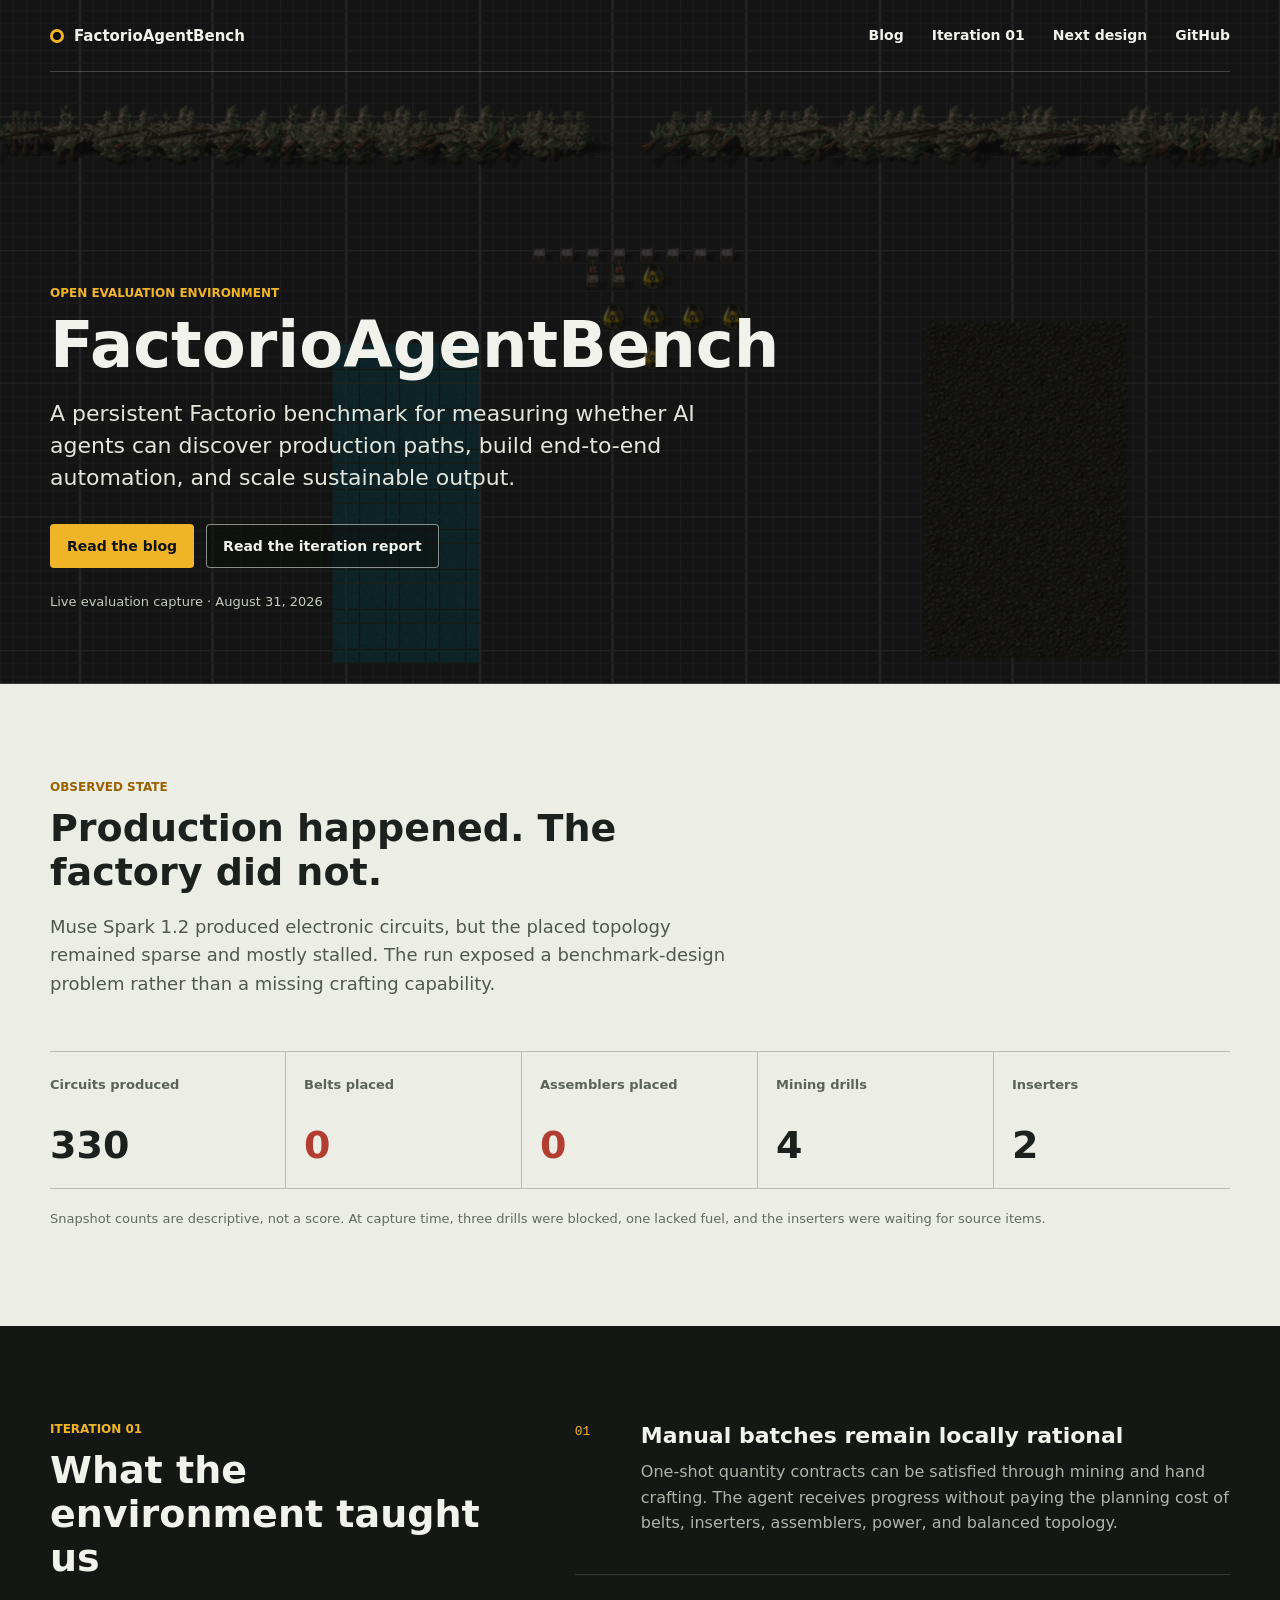
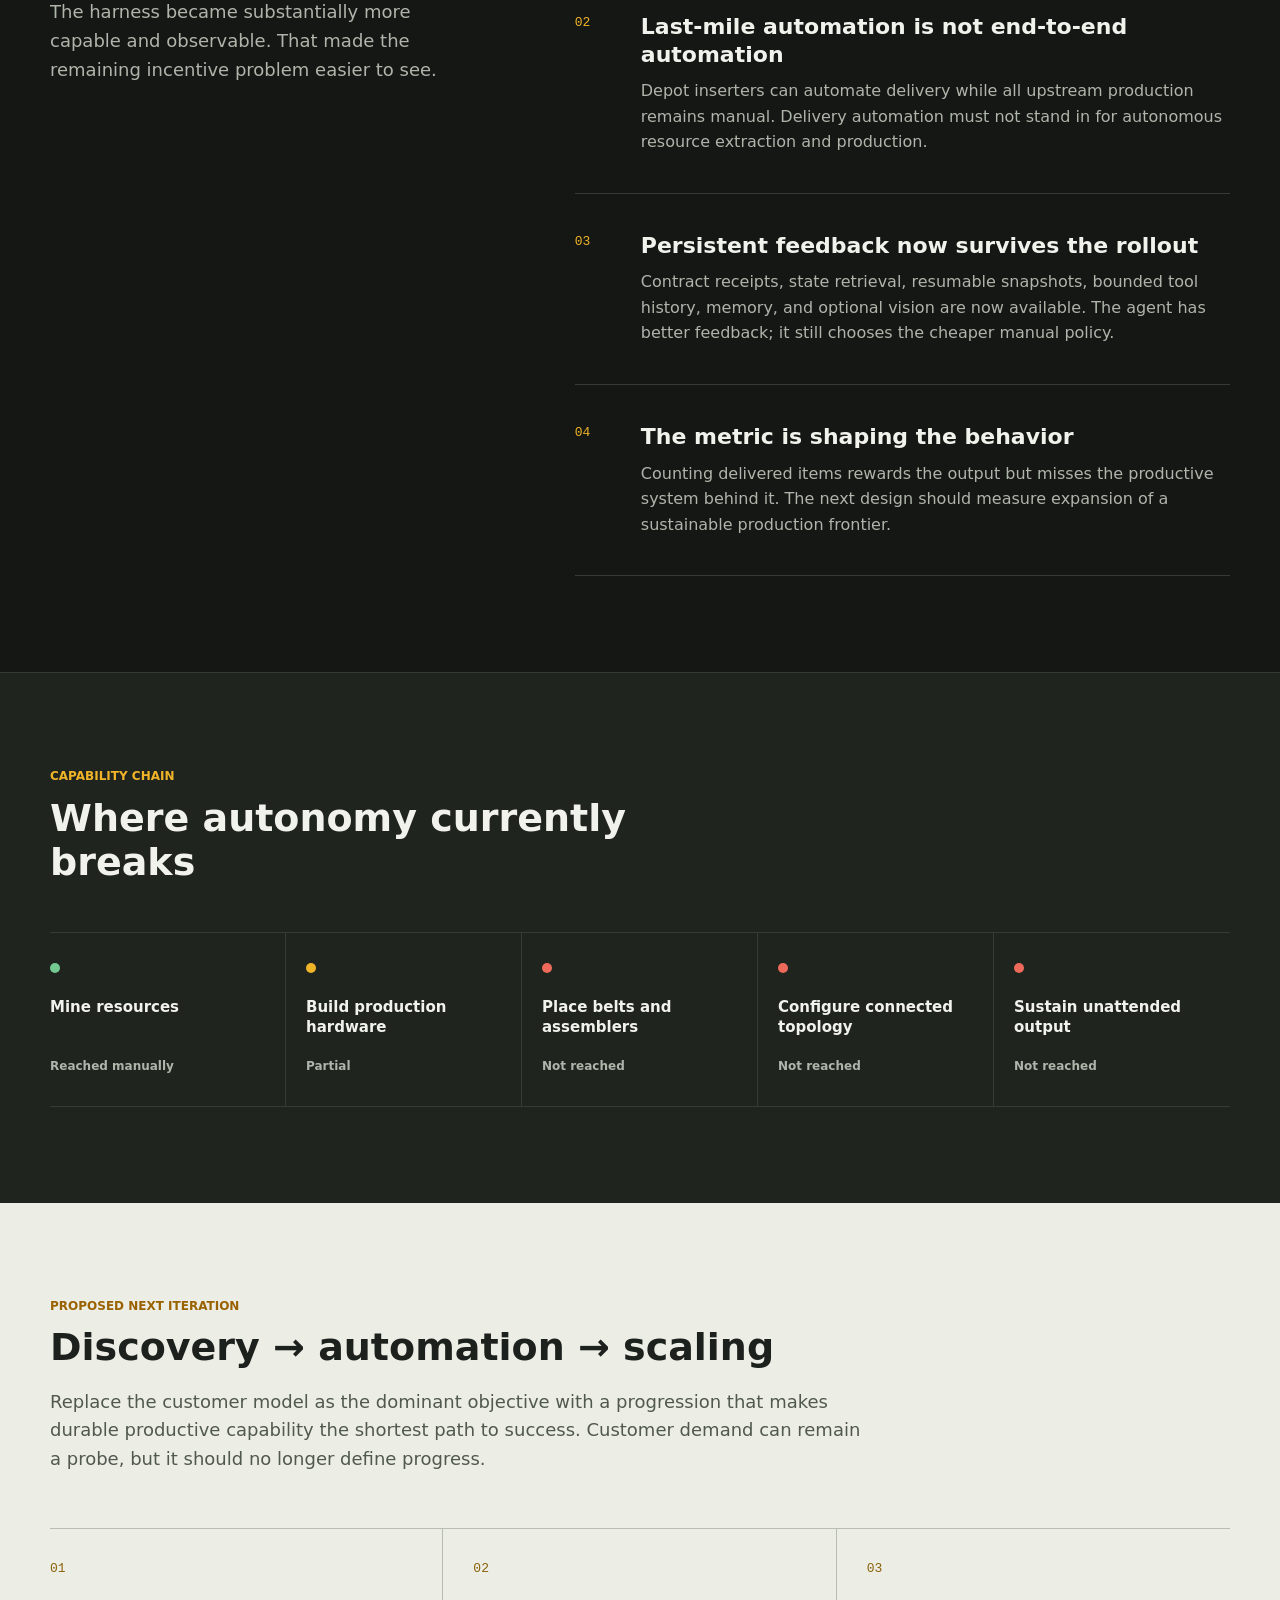
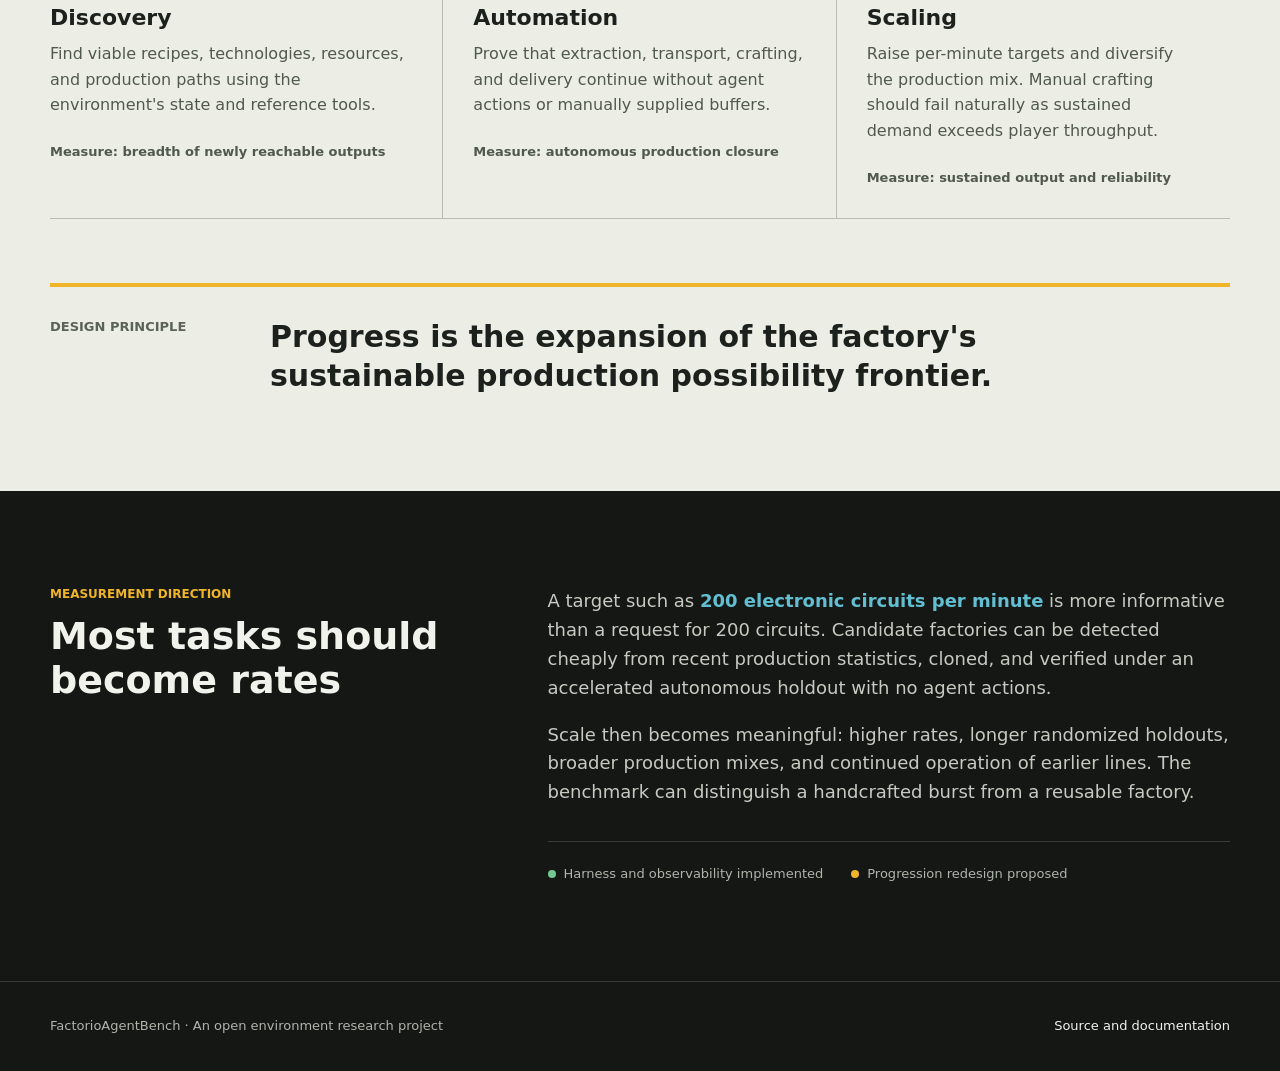
<file: index.html>
<!doctype html>
<html lang="en">
  <head>
    <meta charset="utf-8" />
    <meta name="viewport" content="width=device-width, initial-scale=1" />
    <meta
      name="description"
      content="FactorioAgentBench measures whether AI agents can discover, automate, and scale persistent Factorio factories."
    />
    <meta property="og:title" content="FactorioAgentBench" />
    <meta
      property="og:description"
      content="A persistent Factorio benchmark for discovery, end-to-end automation, and sustainable production."
    />
    <meta property="og:image" content="assets/current-factory.png" />
    <meta name="theme-color" content="#151714" />
    <title>FactorioAgentBench</title>
    <link rel="icon" href="favicon.ico" />
    <link rel="stylesheet" href="styles.css" />
  </head>
  <body>
    <a class="skip-link" href="#main">Skip to content</a>

    <header class="site-header">
      <a class="wordmark" href="#top" aria-label="FactorioAgentBench home">
        <span class="wordmark-mark" aria-hidden="true"></span>
        FactorioAgentBench
      </a>
      <nav aria-label="Primary navigation">
        <a href="blog/">Blog</a>
        <a href="#iteration">Iteration 01</a>
        <a href="#next">Next design</a>
        <a href="https://github.com/HumanDotPy/FactorioAgentBench">GitHub</a>
      </nav>
    </header>

    <main id="main">
      <section class="hero" id="top" aria-labelledby="hero-title">
        <img
          class="hero-image"
          src="assets/current-factory.png"
          alt="Factorio map from the current evaluation, showing a small disconnected factory amid resource patches"
        />
        <div class="hero-shade" aria-hidden="true"></div>
        <div class="hero-content">
          <p class="eyebrow">Open evaluation environment</p>
          <h1 id="hero-title">FactorioAgentBench</h1>
          <p class="hero-copy">
            A persistent Factorio benchmark for measuring whether AI agents can
            discover production paths, build end-to-end automation, and scale
            sustainable output.
          </p>
          <div class="hero-actions">
            <a class="button button-primary" href="blog/">Read the blog</a>
            <a class="button button-secondary" href="#iteration">Read the iteration report</a>
          </div>
          <p class="capture-note">Live evaluation capture · August 31, 2026</p>
        </div>
      </section>

      <section class="snapshot" aria-labelledby="snapshot-title">
        <div class="section-inner">
          <div class="section-heading">
            <p class="eyebrow">Observed state</p>
            <h2 id="snapshot-title">Production happened. The factory did not.</h2>
            <p>
              Muse Spark 1.2 produced electronic circuits, but the placed topology
              remained sparse and mostly stalled. The run exposed a benchmark-design
              problem rather than a missing crafting capability.
            </p>
          </div>
          <dl class="metric-strip">
            <div>
              <dt>Circuits produced</dt>
              <dd>330</dd>
            </div>
            <div>
              <dt>Belts placed</dt>
              <dd class="metric-warning">0</dd>
            </div>
            <div>
              <dt>Assemblers placed</dt>
              <dd class="metric-warning">0</dd>
            </div>
            <div>
              <dt>Mining drills</dt>
              <dd>4</dd>
            </div>
            <div>
              <dt>Inserters</dt>
              <dd>2</dd>
            </div>
          </dl>
          <p class="method-note">
            Snapshot counts are descriptive, not a score. At capture time, three drills
            were blocked, one lacked fuel, and the inserters were waiting for source items.
          </p>
        </div>
      </section>

      <section class="iteration" id="iteration" aria-labelledby="iteration-title">
        <div class="section-inner editorial-grid">
          <div class="section-heading sticky-heading">
            <p class="eyebrow">Iteration 01</p>
            <h2 id="iteration-title">What the environment taught us</h2>
            <p>
              The harness became substantially more capable and observable. That made
              the remaining incentive problem easier to see.
            </p>
          </div>
          <div class="findings">
            <article>
              <span class="finding-index">01</span>
              <div>
                <h3>Manual batches remain locally rational</h3>
                <p>
                  One-shot quantity contracts can be satisfied through mining and hand
                  crafting. The agent receives progress without paying the planning cost
                  of belts, inserters, assemblers, power, and balanced topology.
                </p>
              </div>
            </article>
            <article>
              <span class="finding-index">02</span>
              <div>
                <h3>Last-mile automation is not end-to-end automation</h3>
                <p>
                  Depot inserters can automate delivery while all upstream production
                  remains manual. Delivery automation must not stand in for autonomous
                  resource extraction and production.
                </p>
              </div>
            </article>
            <article>
              <span class="finding-index">03</span>
              <div>
                <h3>Persistent feedback now survives the rollout</h3>
                <p>
                  Contract receipts, state retrieval, resumable snapshots, bounded tool
                  history, memory, and optional vision are now available. The agent has
                  better feedback; it still chooses the cheaper manual policy.
                </p>
              </div>
            </article>
            <article>
              <span class="finding-index">04</span>
              <div>
                <h3>The metric is shaping the behavior</h3>
                <p>
                  Counting delivered items rewards the output but misses the productive
                  system behind it. The next design should measure expansion of a
                  sustainable production frontier.
                </p>
              </div>
            </article>
          </div>
        </div>
      </section>

      <section class="chain" aria-labelledby="chain-title">
        <div class="section-inner">
          <div class="section-heading">
            <p class="eyebrow">Capability chain</p>
            <h2 id="chain-title">Where autonomy currently breaks</h2>
          </div>
          <ol class="capability-chain">
            <li class="reached"><span>Mine resources</span><strong>Reached manually</strong></li>
            <li class="partial"><span>Build production hardware</span><strong>Partial</strong></li>
            <li class="missing"><span>Place belts and assemblers</span><strong>Not reached</strong></li>
            <li class="missing"><span>Configure connected topology</span><strong>Not reached</strong></li>
            <li class="missing"><span>Sustain unattended output</span><strong>Not reached</strong></li>
          </ol>
        </div>
      </section>

      <section class="next" id="next" aria-labelledby="next-title">
        <div class="section-inner">
          <div class="section-heading wide-heading">
            <p class="eyebrow">Proposed next iteration</p>
            <h2 id="next-title">Discovery → automation → scaling</h2>
            <p>
              Replace the customer model as the dominant objective with a progression
              that makes durable productive capability the shortest path to success.
              Customer demand can remain a probe, but it should no longer define progress.
            </p>
          </div>
          <div class="phase-grid">
            <article>
              <span class="phase-number">01</span>
              <h3>Discovery</h3>
              <p>
                Find viable recipes, technologies, resources, and production paths using
                the environment's state and reference tools.
              </p>
              <p class="phase-measure">Measure: breadth of newly reachable outputs</p>
            </article>
            <article>
              <span class="phase-number">02</span>
              <h3>Automation</h3>
              <p>
                Prove that extraction, transport, crafting, and delivery continue without
                agent actions or manually supplied buffers.
              </p>
              <p class="phase-measure">Measure: autonomous production closure</p>
            </article>
            <article>
              <span class="phase-number">03</span>
              <h3>Scaling</h3>
              <p>
                Raise per-minute targets and diversify the production mix. Manual crafting
                should fail naturally as sustained demand exceeds player throughput.
              </p>
              <p class="phase-measure">Measure: sustained output and reliability</p>
            </article>
          </div>

          <aside class="design-principle" aria-label="Design principle">
            <p>Design principle</p>
            <blockquote>
              Progress is the expansion of the factory's sustainable production
              possibility frontier.
            </blockquote>
          </aside>
        </div>
      </section>

      <section class="method" id="method" aria-labelledby="method-title">
        <div class="section-inner method-layout">
          <div class="section-heading">
            <p class="eyebrow">Measurement direction</p>
            <h2 id="method-title">Most tasks should become rates</h2>
          </div>
          <div class="method-copy">
            <p>
              A target such as <strong>200 electronic circuits per minute</strong> is more
              informative than a request for 200 circuits. Candidate factories can be
              detected cheaply from recent production statistics, cloned, and verified
              under an accelerated autonomous holdout with no agent actions.
            </p>
            <p>
              Scale then becomes meaningful: higher rates, longer randomized holdouts,
              broader production mixes, and continued operation of earlier lines. The
              benchmark can distinguish a handcrafted burst from a reusable factory.
            </p>
            <div class="status-row" aria-label="Project status">
              <span><i class="status-dot implemented"></i> Harness and observability implemented</span>
              <span><i class="status-dot proposed"></i> Progression redesign proposed</span>
            </div>
          </div>
        </div>
      </section>
    </main>

    <footer>
      <span>FactorioAgentBench · An open environment research project</span>
      <a href="https://github.com/HumanDotPy/FactorioAgentBench">Source and documentation</a>
    </footer>
  </body>
</html>
</file>
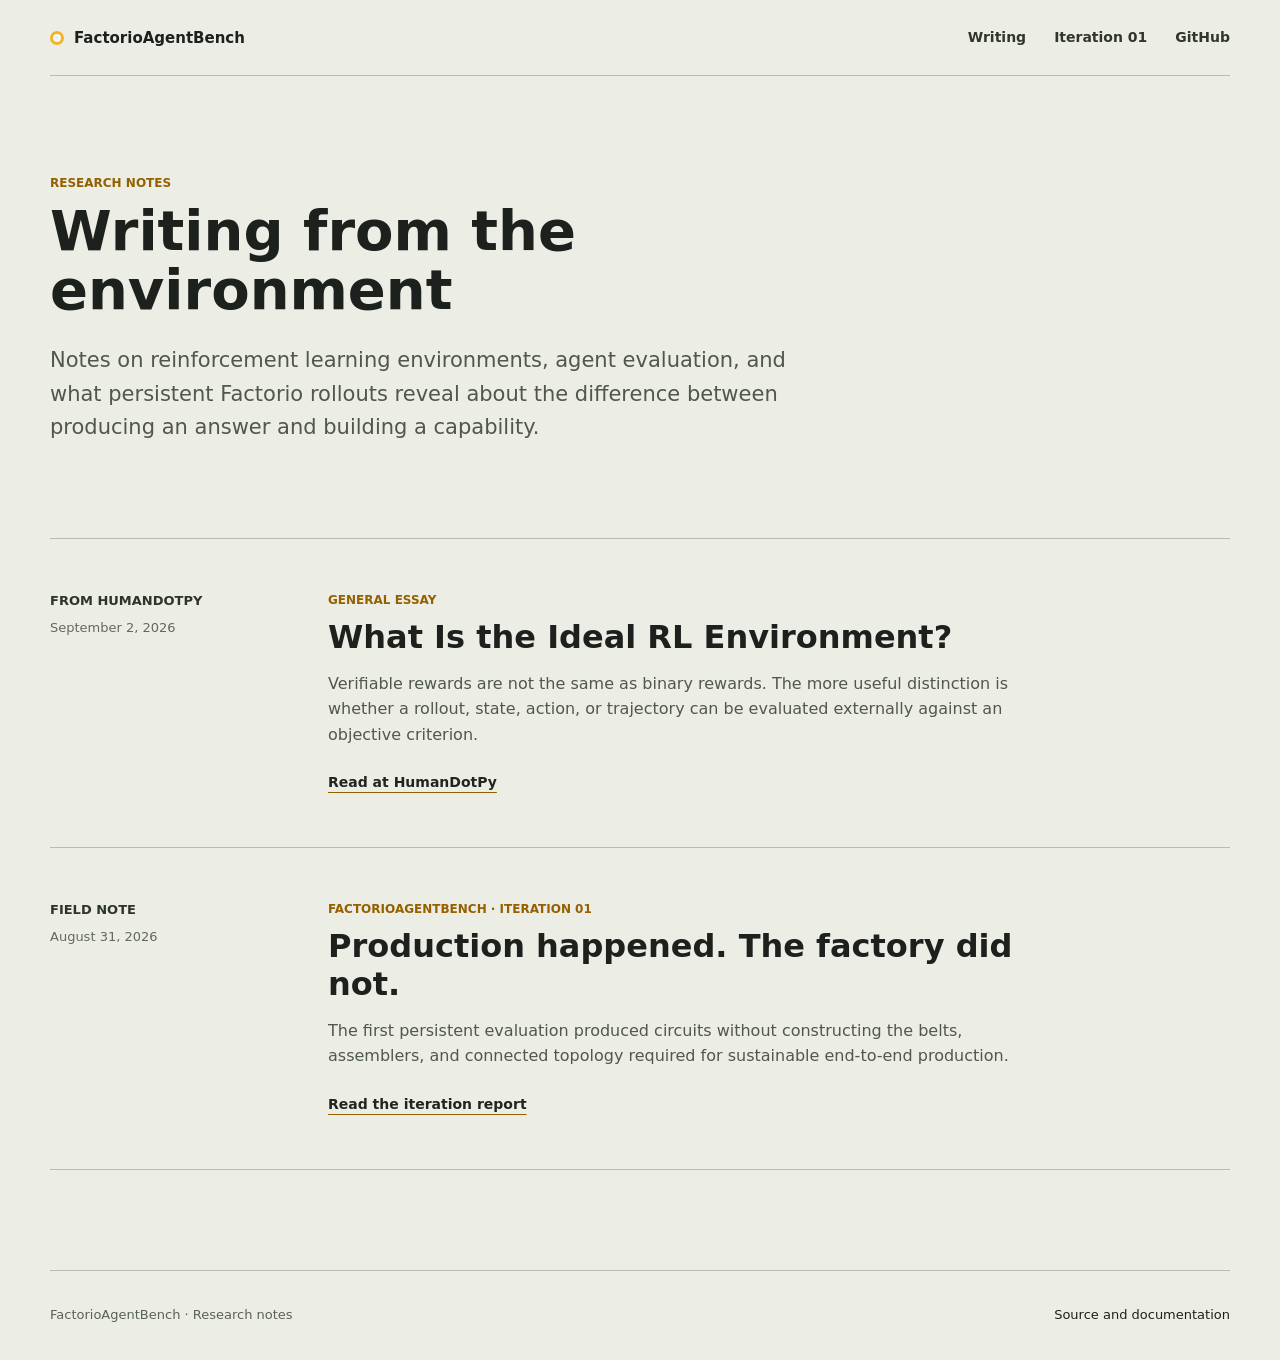
<file: blog/index.html>
<!doctype html>
<html lang="en">
  <head>
    <meta charset="utf-8" />
    <meta name="viewport" content="width=device-width, initial-scale=1" />
    <meta
      name="description"
      content="Research notes from FactorioAgentBench on reinforcement learning environments, agents, and evaluation."
    />
    <meta name="theme-color" content="#151714" />
    <title>Writing · FactorioAgentBench</title>
    <link rel="icon" href="../favicon.ico" />
    <link rel="stylesheet" href="../styles.css" />
    <link rel="stylesheet" href="blog.css" />
  </head>
  <body class="writing-page">
    <a class="skip-link" href="#main">Skip to content</a>
    <header class="writing-header">
      <a class="wordmark" href="../" aria-label="FactorioAgentBench home">
        <span class="wordmark-mark" aria-hidden="true"></span>
        FactorioAgentBench
      </a>
      <nav aria-label="Primary navigation">
        <a aria-current="page" href="./">Writing</a>
        <a href="../#iteration">Iteration 01</a>
        <a href="https://github.com/HumanDotPy/FactorioAgentBench">GitHub</a>
      </nav>
    </header>

    <main id="main" class="writing-main">
      <section class="writing-intro" aria-labelledby="writing-title">
        <p class="eyebrow">Research notes</p>
        <h1 id="writing-title">Writing from the environment</h1>
        <p>
          Notes on reinforcement learning environments, agent evaluation, and what
          persistent Factorio rollouts reveal about the difference between producing
          an answer and building a capability.
        </p>
      </section>

      <section class="post-list" aria-label="Posts">
        <div
          id="human-feed"
          class="syndicated-list"
          data-feed="https://humandotpy.github.io/Blog/feed.json"
          data-project="factorio-agent-bench"
        >
        <article class="post-row featured-post" data-syndicated-fallback>
          <div class="post-meta">
            <span>From HumanDotPy</span>
            <time datetime="2026-09-02">September 2, 2026</time>
          </div>
          <div>
            <p class="post-status">General essay</p>
            <h2><a href="https://humandotpy.github.io/Blog/essays/2026-09-02-what-is-the-ideal-rl-environment/">What Is the Ideal RL Environment?</a></h2>
            <p>
              Verifiable rewards are not the same as binary rewards. The more useful
              distinction is whether a rollout, state, action, or trajectory can be
              evaluated externally against an objective criterion.
            </p>
            <a class="text-link" href="https://humandotpy.github.io/Blog/essays/2026-09-02-what-is-the-ideal-rl-environment/">Read at HumanDotPy</a>
          </div>
        </article>
        </div>

        <article class="post-row field-note">
          <div class="post-meta">
            <span>Field note</span>
            <time datetime="2026-08-31">August 31, 2026</time>
          </div>
          <div>
            <p class="post-status">FactorioAgentBench · Iteration 01</p>
            <h2><a href="../#iteration">Production happened. The factory did not.</a></h2>
            <p>
              The first persistent evaluation produced circuits without constructing
              the belts, assemblers, and connected topology required for sustainable
              end-to-end production.
            </p>
            <a class="text-link" href="../#iteration">Read the iteration report</a>
          </div>
        </article>
      </section>
    </main>

    <footer class="writing-footer">
      <span>FactorioAgentBench · Research notes</span>
      <a href="https://github.com/HumanDotPy/FactorioAgentBench">Source and documentation</a>
    </footer>
    <script src="syndication.js" defer></script>
  </body>
</html>
</file>
<file: styles.css>
:root {
  color-scheme: dark;
  --ink: #f1f2ec;
  --muted: #aeb5aa;
  --surface: #151714;
  --surface-raised: #1d211d;
  --surface-light: #eceee6;
  --dark-ink: #1d211d;
  --line: #363c35;
  --yellow: #f0b429;
  --green: #73c991;
  --coral: #ed6a5a;
  --cyan: #62bfd2;
  --max-width: 1180px;
}

* {
  box-sizing: border-box;
}

html {
  scroll-behavior: smooth;
}

body {
  margin: 0;
  background: var(--surface);
  color: var(--ink);
  font-family: Inter, ui-sans-serif, system-ui, -apple-system, BlinkMacSystemFont, "Segoe UI", sans-serif;
  font-size: 16px;
  line-height: 1.6;
}

a {
  color: inherit;
  text-decoration: none;
}

.skip-link {
  position: fixed;
  top: 8px;
  left: 8px;
  z-index: 20;
  padding: 8px 12px;
  background: var(--yellow);
  color: #11130f;
  transform: translateY(-150%);
}

.skip-link:focus {
  transform: translateY(0);
}

.site-header {
  position: absolute;
  top: 0;
  left: 0;
  right: 0;
  z-index: 10;
  display: flex;
  align-items: center;
  justify-content: space-between;
  width: min(calc(100% - 48px), var(--max-width));
  min-height: 72px;
  margin: 0 auto;
  border-bottom: 1px solid rgba(241, 242, 236, 0.22);
}

.wordmark {
  display: inline-flex;
  align-items: center;
  gap: 10px;
  font-size: 15px;
  font-weight: 750;
}

.wordmark-mark {
  width: 14px;
  height: 14px;
  border: 3px solid var(--yellow);
  border-radius: 50%;
  box-shadow: inset 0 0 0 2px rgba(0, 0, 0, 0.7);
}

nav {
  display: flex;
  gap: 28px;
  font-size: 14px;
  font-weight: 650;
}

nav a,
footer a {
  text-decoration: underline;
  text-decoration-color: transparent;
  text-underline-offset: 5px;
  transition: text-decoration-color 160ms ease;
}

nav a:hover,
nav a:focus-visible,
footer a:hover,
footer a:focus-visible {
  text-decoration-color: var(--yellow);
}

.hero {
  position: relative;
  display: flex;
  align-items: flex-end;
  min-height: min(76vh, 760px);
  overflow: hidden;
  border-bottom: 1px solid var(--line);
}

.hero-image,
.hero-shade {
  position: absolute;
  inset: 0;
  width: 100%;
  height: 100%;
}

.hero-image {
  object-fit: cover;
  object-position: center 52%;
  image-rendering: auto;
}

.hero-shade {
  background: rgba(9, 11, 9, 0.68);
}

.hero-content {
  position: relative;
  z-index: 2;
  width: min(calc(100% - 48px), var(--max-width));
  margin: 0 auto;
  padding: 150px 0 70px;
}

.eyebrow {
  margin: 0 0 12px;
  color: var(--yellow);
  font-size: 12px;
  font-weight: 800;
  line-height: 1.2;
  text-transform: uppercase;
  letter-spacing: 0;
}

h1,
h2,
h3,
p {
  margin-top: 0;
}

h1 {
  max-width: 860px;
  margin-bottom: 20px;
  font-size: 64px;
  line-height: 1.02;
  letter-spacing: 0;
}

.hero-copy {
  max-width: 720px;
  margin-bottom: 30px;
  color: #e3e6dd;
  font-size: 22px;
  line-height: 1.45;
}

.hero-actions {
  display: flex;
  flex-wrap: wrap;
  gap: 12px;
  margin-bottom: 24px;
}

.button {
  display: inline-flex;
  align-items: center;
  min-height: 44px;
  padding: 10px 16px;
  border: 1px solid transparent;
  border-radius: 4px;
  font-size: 14px;
  font-weight: 750;
}

.button-primary {
  background: var(--yellow);
  color: #11130f;
}

.button-primary:hover,
.button-primary:focus-visible {
  background: #ffc84a;
}

.button-secondary {
  border-color: rgba(241, 242, 236, 0.55);
  background: rgba(13, 15, 13, 0.55);
}

.button-secondary:hover,
.button-secondary:focus-visible {
  border-color: var(--ink);
  background: rgba(13, 15, 13, 0.85);
}

.capture-note {
  margin-bottom: 0;
  color: #c5cbbf;
  font-size: 13px;
}

.section-inner {
  width: min(calc(100% - 48px), var(--max-width));
  margin: 0 auto;
  padding: 96px 0;
}

.section-heading {
  max-width: 680px;
}

.section-heading h2 {
  margin-bottom: 18px;
  font-size: 38px;
  line-height: 1.16;
  letter-spacing: 0;
}

.section-heading > p:last-child {
  color: var(--muted);
  font-size: 18px;
}

.snapshot {
  background: var(--surface-light);
  color: var(--dark-ink);
}

.snapshot .eyebrow {
  color: #9a6100;
}

.snapshot .section-heading > p:last-child {
  color: #4f574e;
}

.metric-strip {
  display: grid;
  grid-template-columns: repeat(5, 1fr);
  margin: 52px 0 20px;
  border-top: 1px solid #b8bdb3;
  border-bottom: 1px solid #b8bdb3;
}

.metric-strip div {
  min-width: 0;
  padding: 24px 18px;
  border-right: 1px solid #b8bdb3;
}

.metric-strip div:first-child {
  padding-left: 0;
}

.metric-strip div:last-child {
  border-right: 0;
}

.metric-strip dt {
  min-height: 42px;
  color: #5a6259;
  font-size: 13px;
  font-weight: 700;
  line-height: 1.35;
}

.metric-strip dd {
  margin: 8px 0 0;
  font-size: 38px;
  font-weight: 800;
  line-height: 1;
}

.metric-strip .metric-warning {
  color: #b33d31;
}

.method-note {
  margin: 0;
  color: #626960;
  font-size: 13px;
}

.iteration {
  border-bottom: 1px solid var(--line);
}

.editorial-grid {
  display: grid;
  grid-template-columns: minmax(260px, 0.8fr) minmax(0, 1.2fr);
  gap: 88px;
  align-items: start;
}

.sticky-heading {
  position: sticky;
  top: 30px;
}

.findings article {
  display: grid;
  grid-template-columns: 48px 1fr;
  gap: 18px;
  padding: 0 0 38px;
  margin-bottom: 38px;
  border-bottom: 1px solid var(--line);
}

.findings article:last-child {
  margin-bottom: 0;
}

.finding-index {
  color: var(--yellow);
  font-family: ui-monospace, SFMono-Regular, Consolas, monospace;
  font-size: 13px;
}

.findings h3,
.phase-grid h3 {
  margin-bottom: 10px;
  font-size: 22px;
  line-height: 1.25;
}

.findings p,
.phase-grid p {
  margin-bottom: 0;
  color: var(--muted);
}

.chain {
  background: #20241f;
}

.capability-chain {
  display: grid;
  grid-template-columns: repeat(5, 1fr);
  padding: 0;
  margin: 48px 0 0;
  list-style: none;
  border-top: 1px solid var(--line);
  border-bottom: 1px solid var(--line);
}

.capability-chain li {
  position: relative;
  min-height: 150px;
  padding: 30px 20px;
  border-right: 1px solid var(--line);
}

.capability-chain li:first-child {
  padding-left: 0;
}

.capability-chain li:last-child {
  border-right: 0;
}

.capability-chain li::before {
  display: block;
  width: 10px;
  height: 10px;
  margin-bottom: 24px;
  border-radius: 50%;
  content: "";
}

.capability-chain .reached::before {
  background: var(--green);
}

.capability-chain .partial::before {
  background: var(--yellow);
}

.capability-chain .missing::before {
  background: var(--coral);
}

.capability-chain span,
.capability-chain strong {
  display: block;
}

.capability-chain span {
  min-height: 48px;
  font-size: 15px;
  font-weight: 750;
  line-height: 1.35;
}

.capability-chain strong {
  margin-top: 12px;
  color: var(--muted);
  font-size: 12px;
}

.next {
  background: var(--surface-light);
  color: var(--dark-ink);
}

.next .eyebrow {
  color: #9a6100;
}

.wide-heading {
  max-width: 820px;
}

.next .section-heading > p:last-child,
.next .phase-grid p {
  color: #50584f;
}

.phase-grid {
  display: grid;
  grid-template-columns: repeat(3, 1fr);
  gap: 0;
  margin-top: 54px;
  border-top: 1px solid #b8bdb3;
  border-bottom: 1px solid #b8bdb3;
}

.phase-grid article {
  padding: 30px;
  border-right: 1px solid #b8bdb3;
}

.phase-grid article:first-child {
  padding-left: 0;
}

.phase-grid article:last-child {
  border-right: 0;
}

.phase-number {
  display: block;
  margin-bottom: 24px;
  color: #8b620a;
  font-family: ui-monospace, SFMono-Regular, Consolas, monospace;
  font-size: 13px;
}

.phase-grid .phase-measure {
  margin-top: 24px;
  color: #293029;
  font-size: 13px;
  font-weight: 750;
}

.design-principle {
  display: grid;
  grid-template-columns: 180px 1fr;
  gap: 40px;
  align-items: start;
  margin-top: 64px;
  padding-top: 30px;
  border-top: 4px solid var(--yellow);
}

.design-principle > p {
  color: #5b6259;
  font-size: 13px;
  font-weight: 750;
  text-transform: uppercase;
}

.design-principle blockquote {
  max-width: 800px;
  margin: 0;
  font-size: 30px;
  font-weight: 760;
  line-height: 1.3;
}

.method {
  border-bottom: 1px solid var(--line);
}

.method-layout {
  display: grid;
  grid-template-columns: 0.75fr 1.25fr;
  gap: 88px;
}

.method-copy > p {
  color: #c5cbc1;
  font-size: 18px;
}

.method-copy strong {
  color: var(--cyan);
}

.status-row {
  display: flex;
  flex-wrap: wrap;
  gap: 14px 28px;
  margin-top: 34px;
  padding-top: 22px;
  border-top: 1px solid var(--line);
  color: var(--muted);
  font-size: 13px;
}

.status-row span {
  display: inline-flex;
  align-items: center;
  gap: 8px;
}

.status-dot {
  width: 8px;
  height: 8px;
  border-radius: 50%;
}

.status-dot.implemented {
  background: var(--green);
}

.status-dot.proposed {
  background: var(--yellow);
}

footer {
  display: flex;
  justify-content: space-between;
  gap: 24px;
  width: min(calc(100% - 48px), var(--max-width));
  margin: 0 auto;
  padding: 34px 0;
  color: var(--muted);
  font-size: 13px;
}

footer a {
  color: var(--ink);
}

:focus-visible {
  outline: 3px solid var(--cyan);
  outline-offset: 3px;
}

@media (max-width: 840px) {
  h1 {
    font-size: 48px;
  }

  .hero-copy {
    font-size: 19px;
  }

  .metric-strip {
    grid-template-columns: repeat(2, 1fr);
  }

  .metric-strip div,
  .metric-strip div:first-child {
    padding: 20px 14px;
    border-bottom: 1px solid #b8bdb3;
  }

  .metric-strip div:nth-child(2n) {
    border-right: 0;
  }

  .metric-strip div:last-child {
    border-bottom: 0;
  }

  .editorial-grid,
  .method-layout {
    grid-template-columns: 1fr;
    gap: 48px;
  }

  .sticky-heading {
    position: static;
  }

  .capability-chain {
    grid-template-columns: 1fr;
  }

  .capability-chain li,
  .capability-chain li:first-child {
    display: grid;
    grid-template-columns: 20px 1fr auto;
    gap: 12px;
    align-items: center;
    min-height: auto;
    padding: 20px 0;
    border-right: 0;
    border-bottom: 1px solid var(--line);
  }

  .capability-chain li:last-child {
    border-bottom: 0;
  }

  .capability-chain li::before {
    margin: 0;
  }

  .capability-chain span {
    min-height: auto;
  }

  .capability-chain strong {
    margin-top: 0;
    text-align: right;
  }

  .phase-grid {
    grid-template-columns: 1fr;
  }

  .phase-grid article,
  .phase-grid article:first-child {
    padding: 28px 0;
    border-right: 0;
    border-bottom: 1px solid #b8bdb3;
  }

  .phase-grid article:last-child {
    border-bottom: 0;
  }
}

@media (max-width: 620px) {
  .site-header,
  .hero-content,
  .section-inner,
  footer {
    width: min(calc(100% - 32px), var(--max-width));
  }

  .site-header {
    min-height: 62px;
  }

  nav a:not(:last-child) {
    display: none;
  }

  .hero {
    min-height: 700px;
  }

  .hero-content {
    padding: 120px 0 48px;
  }

  h1 {
    font-size: 36px;
    overflow-wrap: normal;
  }

  .hero-copy {
    font-size: 18px;
  }

  .hero-actions {
    align-items: stretch;
    flex-direction: column;
  }

  .button {
    justify-content: center;
    width: 100%;
  }

  .section-inner {
    padding: 72px 0;
  }

  .section-heading h2 {
    font-size: 31px;
  }

  .section-heading > p:last-child,
  .method-copy > p {
    font-size: 16px;
  }

  .metric-strip dd {
    font-size: 32px;
  }

  .findings article {
    grid-template-columns: 36px 1fr;
    gap: 10px;
  }

  .capability-chain li,
  .capability-chain li:first-child {
    grid-template-columns: 18px 1fr;
  }

  .capability-chain strong {
    grid-column: 2;
    text-align: left;
  }

  .design-principle {
    grid-template-columns: 1fr;
    gap: 12px;
  }

  .design-principle blockquote {
    font-size: 24px;
  }

  footer {
    flex-direction: column;
  }
}

@media (prefers-reduced-motion: reduce) {
  html {
    scroll-behavior: auto;
  }

  * {
    transition: none !important;
  }
}
</file>
<file: blog/blog.css>
.writing-page {
  background: #eceee6;
  color: #1d211d;
}

.writing-header,
.writing-footer {
  display: flex;
  align-items: center;
  justify-content: space-between;
  gap: 24px;
  width: min(calc(100% - 48px), var(--max-width));
  margin: 0 auto;
}

.writing-header {
  min-height: 76px;
  border-bottom: 1px solid #b8bdb3;
}

.writing-header nav {
  color: #30362f;
}

.writing-header .wordmark-mark {
  box-shadow: inset 0 0 0 2px rgba(255, 255, 255, 0.7);
}

.writing-main {
  width: min(calc(100% - 48px), var(--max-width));
  margin: 0 auto;
}

.writing-intro {
  max-width: 850px;
  padding: 100px 0 72px;
}

.writing-intro .eyebrow,
.post-status {
  color: #946000;
}

.writing-intro h1 {
  margin-bottom: 24px;
  font-size: 56px;
  line-height: 1.05;
}

.writing-intro > p:last-child {
  max-width: 740px;
  color: #4f574e;
  font-size: 21px;
}

.post-list {
  padding-bottom: 100px;
  border-top: 1px solid #b8bdb3;
}

.syndicated-list {
  display: contents;
}

.post-row {
  display: grid;
  grid-template-columns: 220px minmax(0, 720px);
  gap: 58px;
  padding: 52px 0;
  border-bottom: 1px solid #b8bdb3;
}

.post-meta {
  display: flex;
  flex-direction: column;
  gap: 6px;
  color: #626960;
  font-size: 13px;
}

.post-meta span {
  color: #2d342d;
  font-weight: 800;
  text-transform: uppercase;
}

.post-status {
  margin-bottom: 9px;
  font-size: 12px;
  font-weight: 800;
  text-transform: uppercase;
}

.post-row h2 {
  margin-bottom: 14px;
  font-size: 32px;
  line-height: 1.18;
}

.post-row h2 a:hover,
.post-row h2 a:focus-visible,
.text-link:hover,
.text-link:focus-visible {
  text-decoration-color: #946000;
}

.post-row h2 a,
.text-link {
  text-decoration: underline;
  text-decoration-color: transparent;
  text-underline-offset: 5px;
}

.post-row p:not(.post-status) {
  color: #4f574e;
}

.text-link {
  display: inline-block;
  margin-top: 8px;
  color: #20261f;
  font-size: 14px;
  font-weight: 800;
  text-decoration-color: #946000;
}

.writing-footer {
  min-height: 90px;
  color: #596158;
  font-size: 13px;
  border-top: 1px solid #b8bdb3;
}

.writing-footer a {
  color: #1d211d;
}

@media (max-width: 720px) {
  .writing-header,
  .writing-footer,
  .writing-main {
    width: min(calc(100% - 32px), var(--max-width));
  }

  .writing-header nav a:not(:first-child) {
    display: none;
  }

  .writing-intro {
    padding: 72px 0 54px;
  }

  .writing-intro h1 {
    font-size: 40px;
  }

  .writing-intro > p:last-child {
    font-size: 18px;
  }

  .post-row {
    grid-template-columns: 1fr;
    gap: 22px;
    padding: 40px 0;
  }

  .post-meta {
    flex-direction: row;
    justify-content: space-between;
  }

  .post-row h2 {
    font-size: 27px;
  }

  .writing-footer {
    align-items: flex-start;
    flex-direction: column;
    justify-content: center;
    padding: 24px 0;
  }
}
</file>
